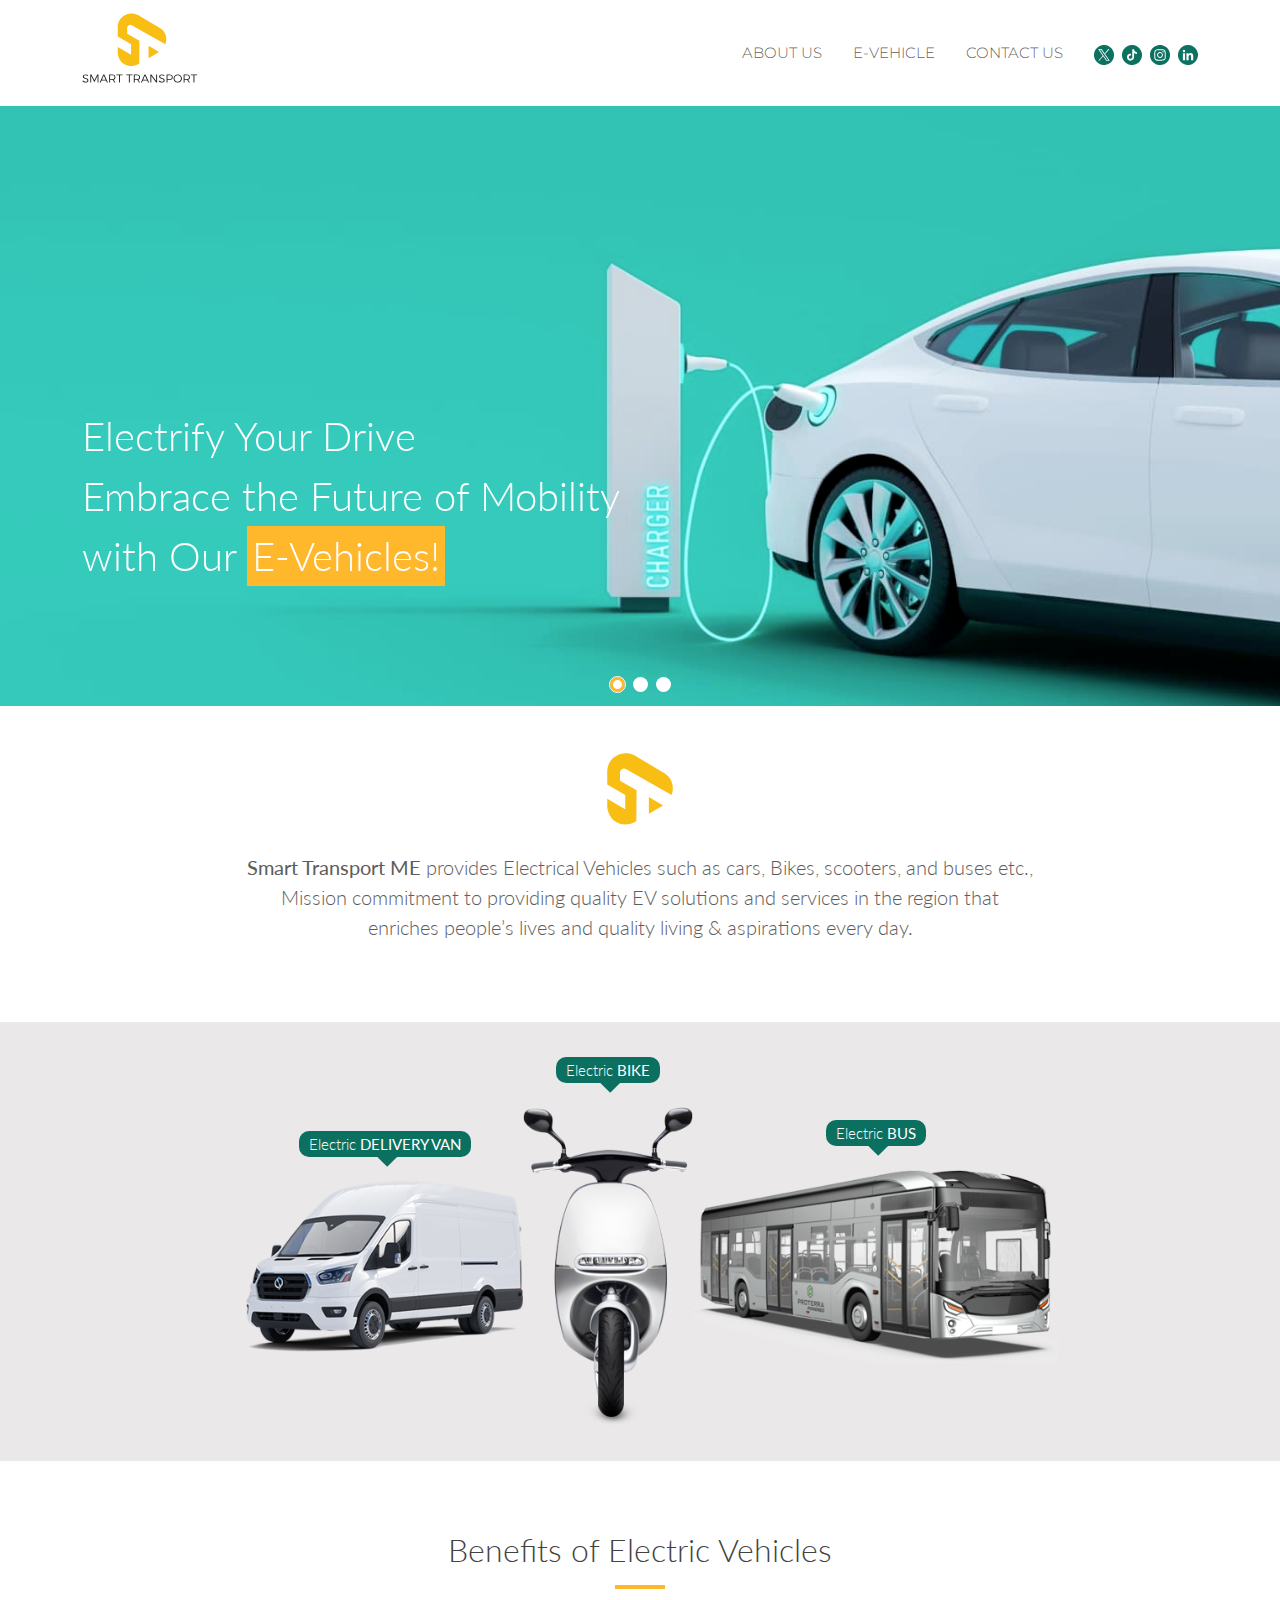
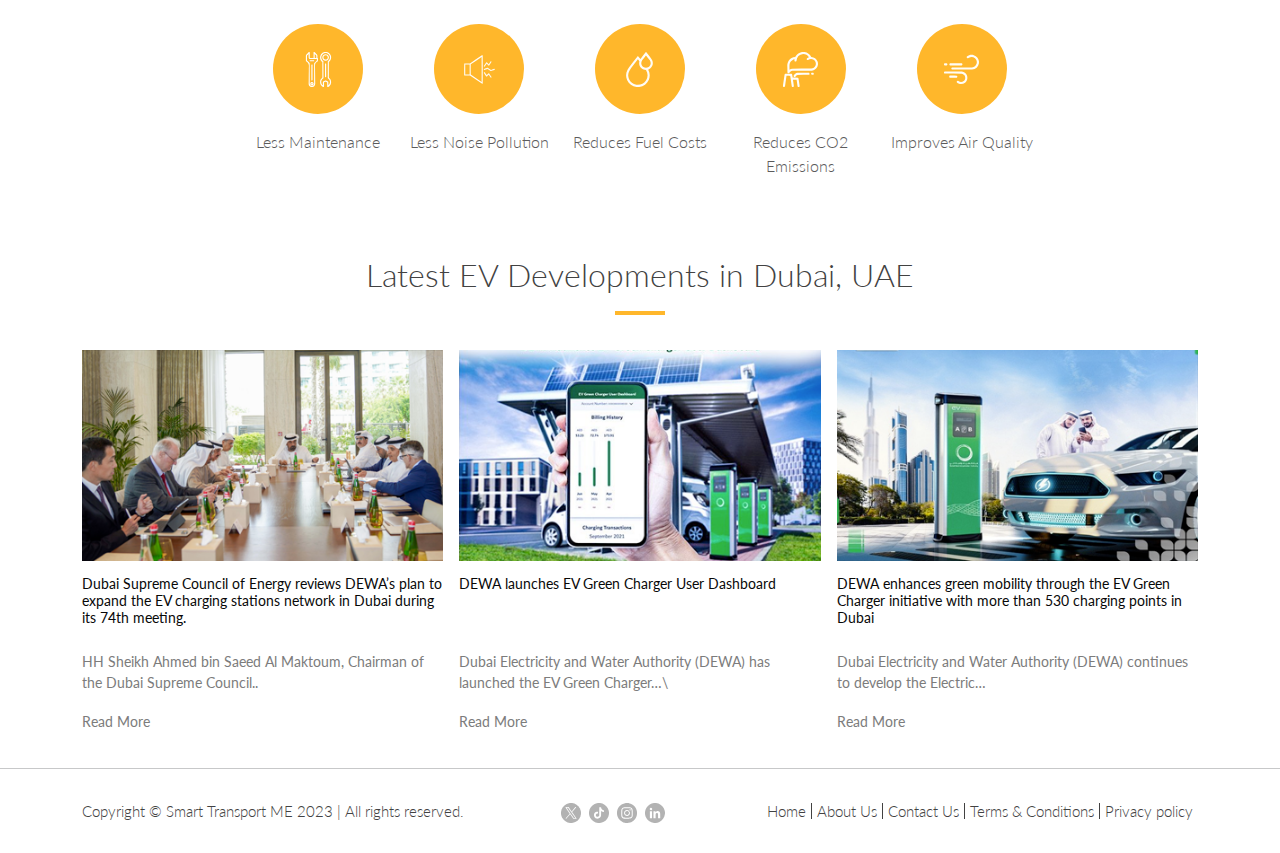
<file: index.html>
<!doctype html>
<html lang="en">

<head>
    <meta charset="UTF-8">
    <meta name="viewport" content="width=device-width, initial-scale=1.0">
    <meta http-equiv="X-UA-Compatible" content="ie=edge">
    <title>Smart Transport</title>
    <link rel='shortcut icon' href='assets/images/logo-icon.svg' type='image/x-icon'>
    <link href="https://cdn.jsdelivr.net/npm/bootstrap@5.3.2/dist/css/bootstrap.min.css" rel="stylesheet">
    <link rel="stylesheet" href="https://cdn.jsdelivr.net/npm/swiper@11/swiper-bundle.min.css" />
    <link rel="preconnect" href="https://fonts.googleapis.com">
    <link rel="preconnect" href="https://fonts.gstatic.com" crossorigin>
    <link
        href="https://fonts.googleapis.com/css2?family=Lato:wght@300;400;700&family=Montserrat:wght@300;400;500;600;700;800&display=swap"
        rel="stylesheet">
    <link rel="stylesheet" href="assets/css/style.css">
</head>

<body>
    <!-- header -->
    <header class="header">
        <div class="container">
            <nav class="navbar navbar-expand-lg">
                <a class="navbar-brand" href="index.html">
                    <img src="assets/Images/logo.svg" alt="logo" class="img-fluid brand-icon brand-icon">
                </a>

                <button class="btn navbar-toggler" type="button" data-bs-toggle="offcanvas"
                    data-bs-target="#offcanvasRight" aria-controls="offcanvasRight">
                    <span class="navbar-toggler-icon"></span>
                </button>

                <div class="collapse navbar-collapse" id="navbarTogglerDemo01">
                    <ul class="navbar-nav ms-auto mb-2 mb-lg-0 align-items-center">
                        <li class="nav-item">
                            <a class="nav-link" href="about-us.html">about us</a>
                        </li>
                        <li class="nav-item">
                            <a class="nav-link" href="#">E-vehicle</a>
                        </li>
                        <li class="nav-item">
                            <a class="nav-link" href="contact-us.html">contact us</a>
                        </li>
                        <li class="ms-lg-2">
                            <ul class="p-0 d-flex">
                                <li class="me-2"><a href="#"><img
                                            src="assets/Images/SVGs/SocialiconsPNGs/twittercopy.svg" alt="icon"></a>
                                </li>
                                <li class="me-2"><a href="#"><img src="assets/Images/SVGs/SocialiconsPNGs/tiktok.svg"
                                            alt="icon"></a>
                                </li>
                                <li class="me-2"><a href="#"><img src="assets/Images/SVGs/SocialiconsPNGs/instagram.svg"
                                            alt="icon"></a>
                                </li>
                                <li><a href="#"><img src="assets/Images/SVGs/SocialiconsPNGs/linkedin.svg"
                                            alt="icon"></a></li>
                            </ul>
                        </li>
                    </ul>
                </div>
            </nav>
        </div>


        <div class="offcanvas offcanvas-end" tabindex="-1" id="offcanvasRight" aria-labelledby="offcanvasRightLabel">
            <div class="offcanvas-header">
                <a href="index.html" class="offcanvas-title" id="offcanvasRightLabel">
                    <img width="40" src="assets/Images/logo-icon.svg" alt="i">
                </a>
                <button type="button" class="btn-close" data-bs-dismiss="offcanvas" aria-label="Close"></button>
            </div>
            <div class="offcanvas-body">
                <div>
                    <ul class="navbar-nav ms-auto mb-2 mb-lg-0 align-items-center">
                        <li class="nav-item">
                            <a class="nav-link" href="about-us.html">about us</a>
                        </li>
                        <li class="nav-item">
                            <a class="nav-link" href="#">E-vehicle</a>
                        </li>
                        <li class="nav-item">
                            <a class="nav-link" href="contact-us.html">contact us</a>
                        </li>
                        <li class="ms-lg-2">
                            <ul class="p-0 d-flex">
                                <li class="me-2"><a href="#"><img
                                            src="assets/Images/SVGs/SocialiconsPNGs/twittercopy.svg" alt="icon"></a>
                                </li>
                                <li class="me-2"><a href="#"><img src="assets/Images/SVGs/SocialiconsPNGs/tiktok.svg"
                                            alt="icon"></a>
                                </li>
                                <li class="me-2"><a href="#"><img src="assets/Images/SVGs/SocialiconsPNGs/instagram.svg"
                                            alt="icon"></a>
                                </li>
                                <li><a href="#"><img src="assets/Images/SVGs/SocialiconsPNGs/linkedin.svg"
                                            alt="icon"></a></li>
                            </ul>
                        </li>
                    </ul>
                </div>
            </div>
        </div>
    </header>
    <!-- Header ends -->

    <!-- banner -->
    <section class="banner">
        <div class="banner-wrapper">
            <div class="swiper mySwiper">
                <div class="swiper-wrapper">
                    <div class="swiper-slide">
                        <div class="contents first">
                            <!-- <img src="assets/Images/Home/home-banner.png" alt="c" class="img-fluid"> -->
                            <div class="text">
                                <div class="container">
                                    <p>Electrify Your Drive <br>
                                        Embrace the Future of Mobility <br>
                                        with Our <span>E-Vehicles!</span></p>
                                </div>
                            </div>
                        </div>
                    </div>
                    <div class="swiper-slide">
                        <div class="contents second">
                            <!-- <img src="assets/Images/Home/home-banner2.png" alt="c" class="img-fluid"> -->
                            <div class="text">
                                <div class="container">
                                    <p>Electrify Your Drive <br>
                                        Embrace the Future of Mobility <br>
                                        with Our <span>E-Vehicles!</span></p>
                                </div>
                            </div>
                        </div>
                    </div>
                    <div class="swiper-slide">
                        <div class="contents third">
                            <!-- <img src="assets/Images/Home/home-banner.png" alt="c" class="img-fluid"> -->
                            <div class="text">
                                <div class="container">
                                    <p>Electrify Your Drive <br>
                                        Embrace the Future of Mobility <br>
                                        with Our <span>E-Vehicles!</span></p>
                                </div>
                            </div>
                        </div>
                    </div>
                </div>
                <div class="swiper-pagination"></div>
            </div>
        </div>
    </section>
    <!-- banner ended -->

    <!-- text e logo -->
    <section class="st-text">
        <div class="text-center">
            <img width="70" src="assets/Images/logo-icon.svg" alt="logo">
            <p><span>Smart Transport ME</span> provides Electrical Vehicles such as cars, Bikes, scooters, and buses
                etc.,
                Mission commitment to providing quality EV solutions and services in the region that enriches
                people’s lives and quality living & aspirations every day.</p>
        </div>
    </section>

    <!-- vehicle -->
    <section class="vehicle">
        <div class="container">
            <div class="d-flex align-items-center justify-content-center">
                <div class="ms-4 img-wrap">
                    <img src="assets/Images/van.png" alt="cars" class="img-fluid">
                    <p><span class="text">Electric <span>DELIVERY VAN</span></span></p>
                </div>
                <div class="img-wrap">
                    <img src="assets/Images/bike.png" alt="cars" class="img-fluid">
                    <p><span class="text">Electric <span>BIKE</span></span></p>
                </div>
                <div class="img-wrap">
                    <img src="assets/Images/bus.png" alt="cars" class="img-fluid">
                    <p><span class="text">Electric <span>BUS</span></span></p>
                </div>
            </div>
        </div>
    </section>

    <!-- benefits of electric vehicle -->
    <section class="benefits text-center">
        <h3 class="section-heading">Benefits of Electric Vehicles</h3>
        <div class="container">
            <div class="row gx-md-2 gy-3 justify-content-center">
                <div class="col-4 col-md">
                    <div class="icon-wrap">
                        <img src="assets/Images/SVGs/homepage-SVGicons/less_maintenance.svg" alt="eca">
                    </div>
                    <p class="font-light color-ash pt-3 pb-2">Less Maintenance</p>
                </div>
                <div class="col-4 col-md">
                    <div class="icon-wrap">
                        <img src="assets/Images/SVGs/homepage-SVGicons/LessNoisePollution.svg" alt="eca">
                    </div>
                    <p class="font-light color-ash pt-3 pb-2">Less Noise Pollution</p>
                </div>
                <div class="col-4 col-md">
                    <div class="icon-wrap">
                        <img src="assets/Images/SVGs/homepage-SVGicons/ReducesFuelCosts.svg" alt="eca">
                    </div>
                    <p class="font-light color-ash pt-3 pb-2">Reduces Fuel Costs</p>
                </div>
                <div class="col-4 col-md">
                    <div class="icon-wrap">
                        <img src="assets/Images/SVGs/homepage-SVGicons/ReducesCO2Emissions.svg" alt="eca">
                    </div>
                    <p class="font-light color-ash pt-3 pb-2">Reduces CO2 Emissions</p>
                </div>
                <div class="col-4 col-md">
                    <div class="icon-wrap">
                        <img src="assets/Images/SVGs/homepage-SVGicons/ImprovesAirQuality.svg" alt="eca">
                    </div>
                    <p class="font-light color-ash pt-3 pb-2">Improves Air Quality</p>
                </div>
            </div>
        </div>
    </section>

    <!-- latest ev -->
    <section class="latest-ev">
        <div class="container">
            <div class="top-head text-center">
                <h3 class="section-heading">Latest EV Developments in Dubai, UAE</h3>
            </div>
            <div class="row gy-4 gx-md-3">
                <div class="col-md-6 col-lg-4">
                    <div class="news-card">
                        <img src="assets/Images/Home/ev1.png" alt="ev1" class="img-fluid">
                        <div class="headings">
                            <h6>Dubai Supreme Council of Energy reviews DEWA’s plan to expand the EV charging stations
                                network
                                in Dubai during its 74th meeting.
                            </h6>
                        </div>
                        <p class="brief pb-2 pb-md-3">
                            HH Sheikh Ahmed bin Saeed Al Maktoum, Chairman of the Dubai Supreme Council..
                        </p>
                        <a href="#" class="more-link">Read More</a>
                    </div>
                </div>
                <div class="col-md-6 col-lg-4">
                    <div class="news-card">
                        <img src="assets/Images/Home/ev2.png" alt="ev1" class="img-fluid">
                        <div class="headings">
                            <h6>
                                DEWA launches EV Green Charger User Dashboard
                            </h6>
                        </div>
                        <p class="brief pb-2 pb-md-3">
                            Dubai Electricity and Water Authority (DEWA) has launched the EV Green Charger…\
                        </p>
                        <a href="#" class="more-link">Read More</a>
                    </div>
                </div>
                <div class="col-md-6 col-lg-4">
                    <div class="news-card">
                        <img src="assets/Images/Home/ev3.png" alt="ev1" class="img-fluid">
                        <div class="headings">
                            <h6>
                                DEWA enhances green mobility through the EV Green Charger initiative with more than 530
                                charging points in Dubai
                            </h6>
                        </div>
                        <p class="brief pb-2 pb-md-3">
                            Dubai Electricity and Water Authority (DEWA) continues to develop the Electric…
                        </p>
                        <a href="#" class="more-link">Read More</a>
                    </div>
                </div>
            </div>
        </div>
    </section>

    <!-- footer -->
    <hr class="m-0">
    <footer class="footer">
        <div class="container">
            <div class="f-wrap">
                <p>Copyright © Smart Transport ME 2023 | All rights reserved.</p>

                <ul class="p-0 d-flex py-3 py-xl-0">
                    <li class="me-2"><a href="#"><img width="20" src="assets/Images/SVGs/SocialiconsPNGs/twitt.svg"
                                alt="icon"></a>
                    </li>
                    <li class="me-2"><a href="#"><img width="20" src="assets/Images/SVGs/SocialiconsPNGs/tikt.svg"
                                alt="icon"></a>
                    </li>
                    <li class="me-2"><a href="#"><img width="20" src="assets/Images/SVGs/SocialiconsPNGs/instagra.svg"
                                alt="icon"></a>
                    </li>
                    <li><a href="#"><img width="20" src="assets/Images/SVGs/SocialiconsPNGs/linkedi.svg" alt="icon"></a>
                    </li>
                </ul>

                <ul class="p-0 d-flex align-items-center">
                    <li><a href="index.html" class="b-link">Home</a></li>
                    <li><a href="about-us.html" class="b-link">About Us</a></li>
                    <li><a href="contact-us.html" class="b-link">Contact Us</a></li>
                    <li><a href="#" class="b-link">Terms & Conditions</a></li>
                    <li><a href="#" class="b-link border-0">Privacy policy</a></li>
                </ul>
            </div>
        </div>
    </footer>

    <!-- ------------------------------------------------------------------------------------------ -->
    <!-- scripts -->
    <script src="https://cdn.jsdelivr.net/npm/bootstrap@5.3.2/dist/js/bootstrap.bundle.min.js"></script>
    <script src="https://cdn.jsdelivr.net/npm/swiper@11/swiper-bundle.min.js"></script>
    <script src="assets/js/custom.js"></script>
    <!-- --------------------------------------------------------------------------------------------- -->
</body>

</html>
</file>
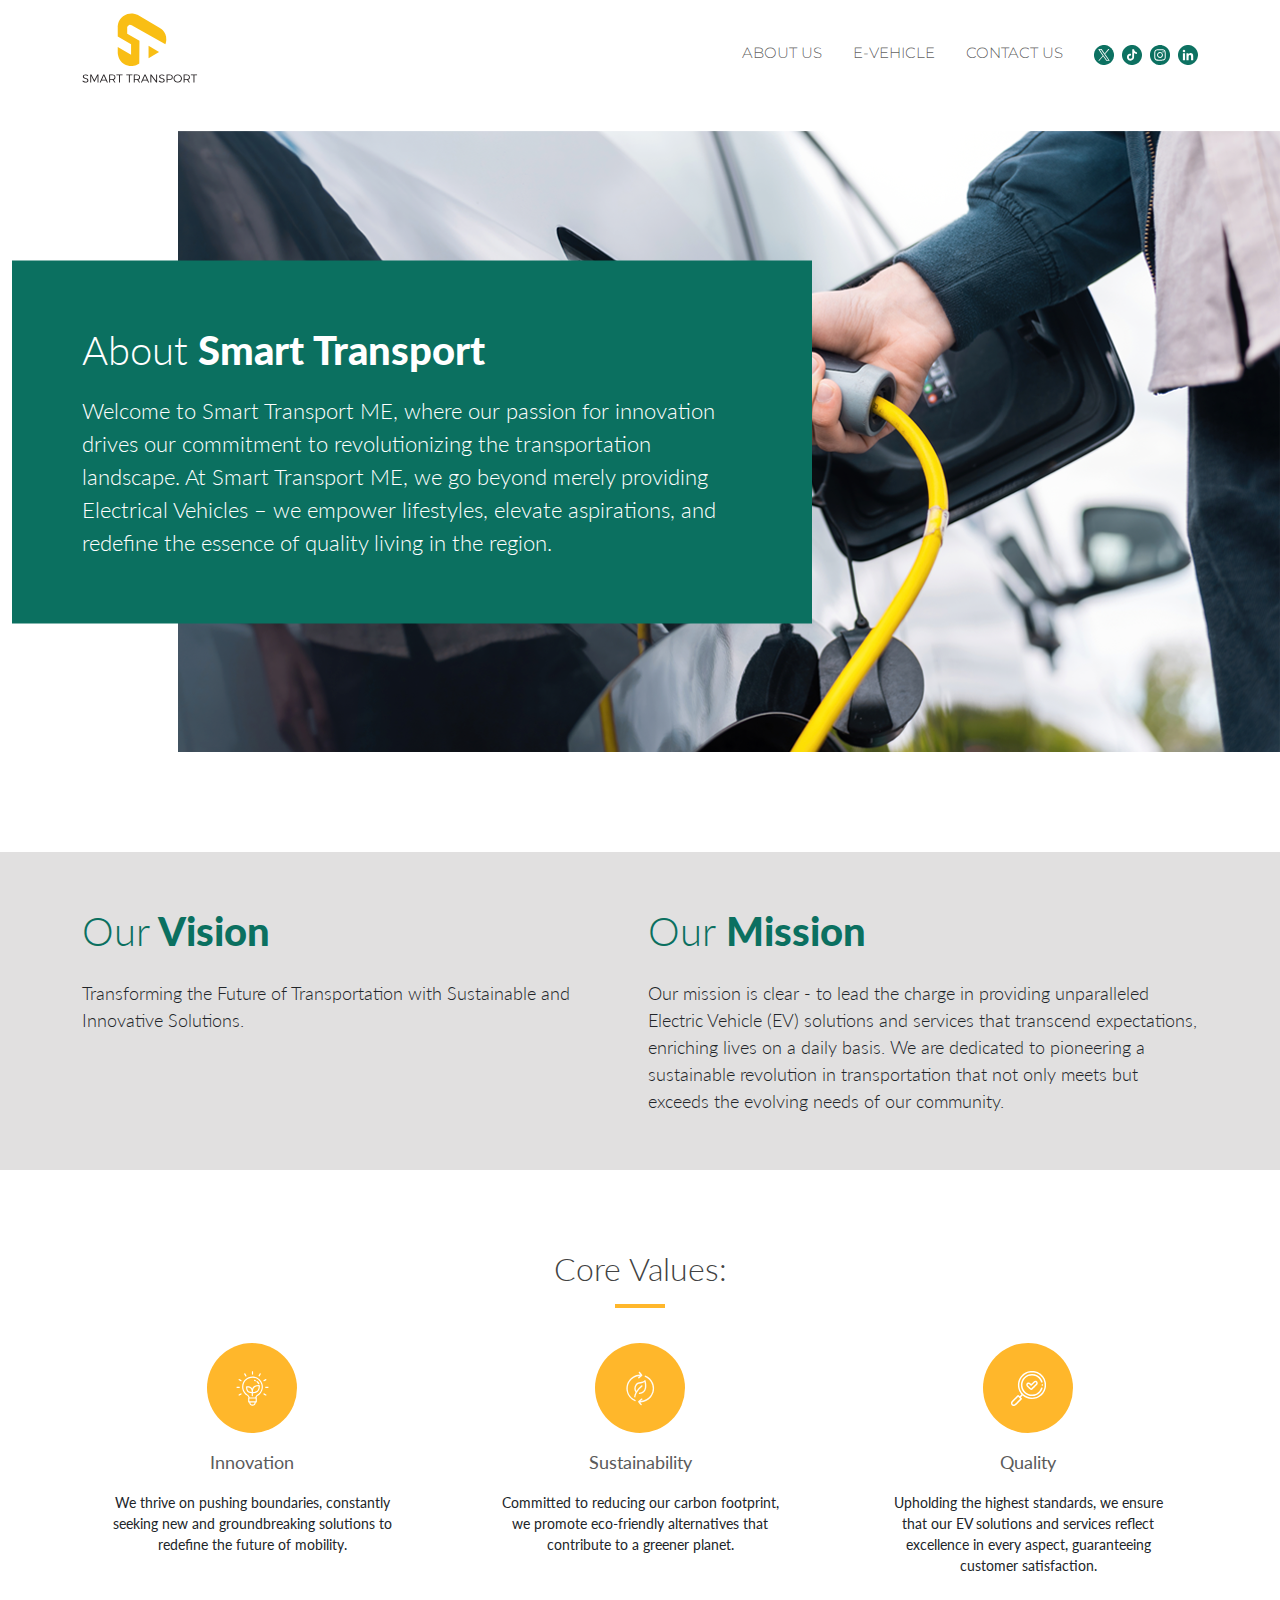
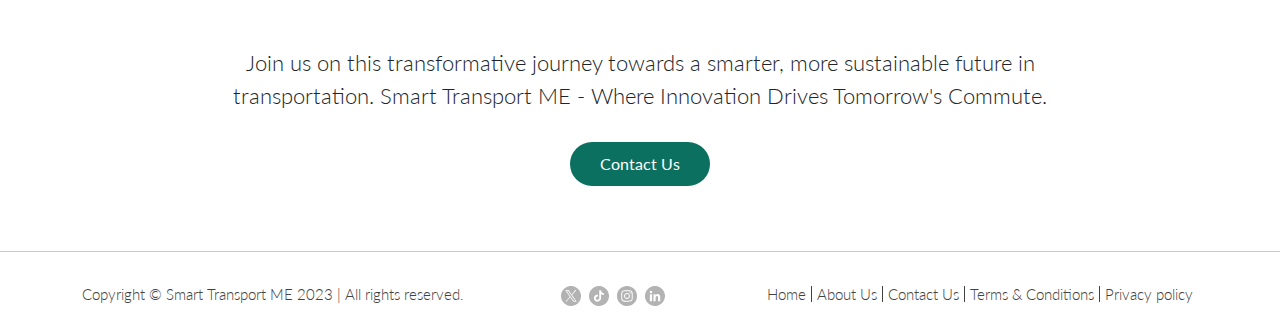
<file: about-us.html>
<!doctype html>
<html lang="en">

<head>
    <meta charset="UTF-8">
    <meta name="viewport" content="width=device-width, initial-scale=1.0">
    <meta http-equiv="X-UA-Compatible" content="ie=edge">
    <title>Smart Transport</title>
    <link rel='shortcut icon' href='assets/images/logo-icon.svg' type='image/x-icon'>
    <link href="https://cdn.jsdelivr.net/npm/bootstrap@5.3.2/dist/css/bootstrap.min.css" rel="stylesheet">
    <link rel="stylesheet" href="https://cdn.jsdelivr.net/npm/swiper@11/swiper-bundle.min.css" />
    <link rel="preconnect" href="https://fonts.googleapis.com">
    <link rel="preconnect" href="https://fonts.gstatic.com" crossorigin>
    <link
        href="https://fonts.googleapis.com/css2?family=Lato:wght@300;400;700;900&family=Montserrat:wght@300;400;500;600;700;800&display=swap"
        rel="stylesheet">
    <link rel="stylesheet" href="assets/css/style.css">
</head>

<body>
    <!-- header -->
    <header class="header">
        <div class="container">
            <nav class="navbar navbar-expand-lg">
                <a class="navbar-brand" href="index.html">
                    <img src="assets/Images/logo.svg" alt="logo" class="img-fluid brand-icon brand-icon">
                </a>

                <button class="btn navbar-toggler" type="button" data-bs-toggle="offcanvas"
                    data-bs-target="#offcanvasRight" aria-controls="offcanvasRight">
                    <span class="navbar-toggler-icon"></span>
                </button>

                <div class="collapse navbar-collapse" id="navbarTogglerDemo01">
                    <ul class="navbar-nav ms-auto mb-2 mb-lg-0 align-items-center">
                        <li class="nav-item">
                            <a class="nav-link" href="about-us.html">about us</a>
                        </li>
                        <li class="nav-item">
                            <a class="nav-link" href="#">E-vehicle</a>
                        </li>
                        <li class="nav-item">
                            <a class="nav-link" href="contact-us.html">contact us</a>
                        </li>
                        <li class="ms-lg-2">
                            <ul class="p-0 d-flex">
                                <li class="me-2"><a href="#"><img
                                            src="assets/Images/SVGs/SocialiconsPNGs/twittercopy.svg" alt="icon"></a>
                                </li>
                                <li class="me-2"><a href="#"><img src="assets/Images/SVGs/SocialiconsPNGs/tiktok.svg"
                                            alt="icon"></a>
                                </li>
                                <li class="me-2"><a href="#"><img src="assets/Images/SVGs/SocialiconsPNGs/instagram.svg"
                                            alt="icon"></a>
                                </li>
                                <li><a href="#"><img src="assets/Images/SVGs/SocialiconsPNGs/linkedin.svg"
                                            alt="icon"></a></li>
                            </ul>
                        </li>
                    </ul>
                </div>
            </nav>
        </div>


        <div class="offcanvas offcanvas-end" tabindex="-1" id="offcanvasRight" aria-labelledby="offcanvasRightLabel">
            <div class="offcanvas-header">
                <a href="index.html" class="offcanvas-title" id="offcanvasRightLabel">
                    <img width="40" src="assets/Images/logo-icon.svg" alt="i">
                </a>
                <button type="button" class="btn-close" data-bs-dismiss="offcanvas" aria-label="Close"></button>
            </div>
            <div class="offcanvas-body">
                <div>
                    <ul class="navbar-nav ms-auto mb-2 mb-lg-0 align-items-center">
                        <li class="nav-item">
                            <a class="nav-link" href="about-us.html">about us</a>
                        </li>
                        <li class="nav-item">
                            <a class="nav-link" href="#">E-vehicle</a>
                        </li>
                        <li class="nav-item">
                            <a class="nav-link" href="contact-us.html">contact us</a>
                        </li>
                        <li class="ms-lg-2">
                            <ul class="p-0 d-flex">
                                <li class="me-2"><a href="#"><img
                                            src="assets/Images/SVGs/SocialiconsPNGs/twittercopy.svg" alt="icon"></a>
                                </li>
                                <li class="me-2"><a href="#"><img src="assets/Images/SVGs/SocialiconsPNGs/tiktok.svg"
                                            alt="icon"></a>
                                </li>
                                <li class="me-2"><a href="#"><img src="assets/Images/SVGs/SocialiconsPNGs/instagram.svg"
                                            alt="icon"></a>
                                </li>
                                <li><a href="#"><img src="assets/Images/SVGs/SocialiconsPNGs/linkedin.svg"
                                            alt="icon"></a></li>
                            </ul>
                        </li>
                    </ul>
                </div>
            </div>
        </div>
    </header>
    <!-- Header ends -->

    <!-- banner -->
    <section class="epc-banner abt">
        <div class="text-end">
            <img src="assets/Images/about-banner-img.png" alt="img" class="img-fluid d-none d-md-inline-block">
        </div>
        <div class="text">
            <div class="container">
                <div class="wrap">
                    <h3><span>About</span> Smart Transport</h3>
                    <p>Welcome to Smart Transport ME, where our passion for innovation drives our commitment to
                        revolutionizing the transportation landscape. At Smart Transport ME, we go beyond merely
                        providing Electrical Vehicles – we empower lifestyles, elevate aspirations, and redefine the
                        essence of quality living in the region.</p>
                </div>
            </div>
        </div>
    </section>
    <!-- banner-ends -->

    <!-- mission vision -->
    <section class="mission">
        <div class="container">
            <div class="row g-3">
                <div class="col-md-6">
                    <h2 class="heading"><span>Our</span> Vision</h2>
                    <p>Transforming the Future of Transportation with Sustainable and Innovative Solutions. </p>
                </div>
                <div class="col-md-6">
                    <h2 class="heading"><span>Our</span> Mission</h2>
                    <p>
                        Our mission is clear - to lead the charge in providing unparalleled Electric Vehicle (EV)
                        solutions and services that transcend expectations, enriching lives on a daily basis. We are
                        dedicated to pioneering a sustainable revolution in transportation that not only meets but
                        exceeds the evolving needs of our community.
                    </p>
                </div>
            </div>
        </div>
    </section>
    <!--  -->

    <!-- core value -->
    <section class="core-value text-center">
        <div class="container">
            <h3 class="section-heading">Core Values:</h3>
            <div class="row gy-3 gx-lg-5">
                <div class="col-md-6 col-lg-4 px-xl-5">
                    <div class="icon-wrap">
                        <img src="assets/Images/SVGs/AboutusSVGicons/Innovation.svg" alt="eca">
                    </div>
                    <p class="color-ash pt-3 pb-3 title">Innovation</p>
                    <p class="para">We thrive on pushing boundaries, constantly seeking new and groundbreaking solutions
                        to redefine
                        the
                        future of mobility.</p>
                </div>
                <div class="col-md-6 col-lg-4 px-xl-5">
                    <div class="icon-wrap">
                        <img src="assets/Images/SVGs/AboutusSVGicons/Sustainability.svg" alt="eca">
                    </div>
                    <p class="color-ash pt-3 pb-3 title">Sustainability</p>
                    <p class="para">
                        Committed to reducing our carbon footprint, we promote eco-friendly alternatives that contribute
                        to
                        a greener planet.
                    </p>
                </div>
                <div class="col-md-6 col-lg-4 px-xl-5">
                    <div class="icon-wrap">
                        <img src="assets/Images/SVGs/AboutusSVGicons/Quality.svg" alt="eca">
                    </div>
                    <p class="color-ash pt-3 pb-3 title">Quality</p>
                    <p class="para">
                        Upholding the highest standards, we ensure that our EV solutions and services reflect excellence
                        in
                        every aspect, guaranteeing customer satisfaction.
                    </p>
                </div>
            </div>

            <!--  -->
            <div class="contacto">
                <p>Join us on this transformative journey towards a smarter, more sustainable future in <br
                        class="d-none d-xl-block">
                    transportation. Smart Transport ME - Where Innovation Drives
                    Tomorrow's Commute.
                </p>
                <a href="contact-us.html" class="contact-btn">Contact Us</a>
            </div>
        </div>
    </section>


    <!-- footer -->
    <hr class="m-0">
    <footer class="footer">
        <div class="container">
            <div class="f-wrap">
                <p>Copyright © Smart Transport ME 2023 | All rights reserved.</p>

                <ul class="p-0 d-flex py-3 py-xl-0">
                    <li class="me-2"><a href="#"><img width="20" src="assets/Images/SVGs/SocialiconsPNGs/twitt.svg"
                                alt="icon"></a>
                    </li>
                    <li class="me-2"><a href="#"><img width="20" src="assets/Images/SVGs/SocialiconsPNGs/tikt.svg"
                                alt="icon"></a>
                    </li>
                    <li class="me-2"><a href="#"><img width="20" src="assets/Images/SVGs/SocialiconsPNGs/instagra.svg"
                                alt="icon"></a>
                    </li>
                    <li><a href="#"><img width="20" src="assets/Images/SVGs/SocialiconsPNGs/linkedi.svg" alt="icon"></a>
                    </li>
                </ul>

                <ul class="p-0 d-flex align-items-center">
                    <li><a href="index.html" class="b-link">Home</a></li>
                    <li><a href="about-us.html" class="b-link">About Us</a></li>
                    <li><a href="contact-us.html" class="b-link">Contact Us</a></li>
                    <li><a href="#" class="b-link">Terms & Conditions</a></li>
                    <li><a href="#" class="b-link border-0">Privacy policy</a></li>
                </ul>
            </div>
        </div>
    </footer>
    <!-- ------------------------------------------------------------------------------------------ -->
    <!-- scripts -->
    <script src="https://cdn.jsdelivr.net/npm/bootstrap@5.3.2/dist/js/bootstrap.bundle.min.js"></script>
    <script src="https://cdn.jsdelivr.net/npm/swiper@11/swiper-bundle.min.js"></script>
    <!-- --------------------------------------------------------------------------------------------- -->
</body>

</html>
</file>
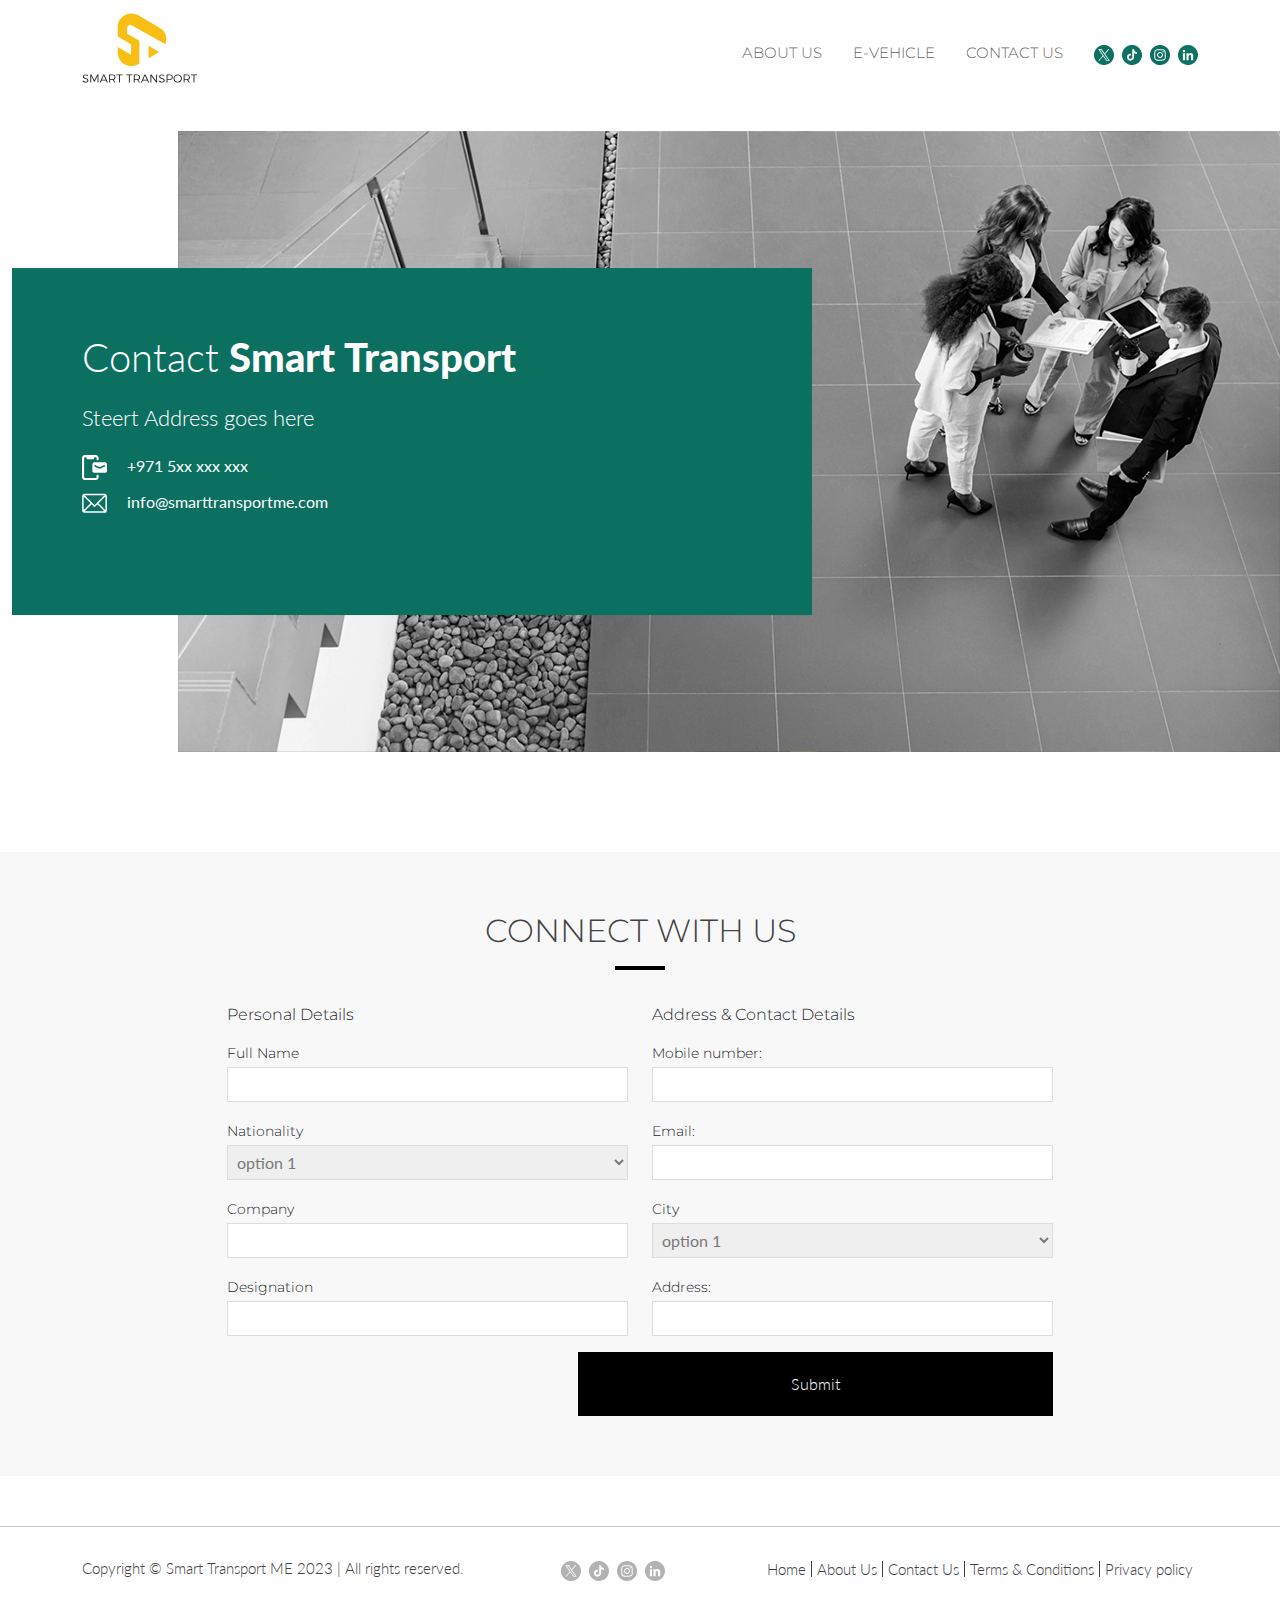
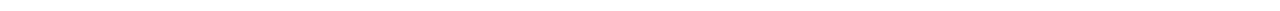
<file: contact-us.html>
<!doctype html>
<html lang="en">

<head>
    <meta charset="UTF-8">
    <meta name="viewport" content="width=device-width, initial-scale=1.0">
    <meta http-equiv="X-UA-Compatible" content="ie=edge">
    <title>Smart Transport</title>
    <link rel='shortcut icon' href='assets/images/logo-icon.svg' type='image/x-icon'>
    <link href="https://cdn.jsdelivr.net/npm/bootstrap@5.3.2/dist/css/bootstrap.min.css" rel="stylesheet">
    <link rel="stylesheet" href="https://cdn.jsdelivr.net/npm/swiper@11/swiper-bundle.min.css" />
    <link rel="preconnect" href="https://fonts.googleapis.com">
    <link rel="preconnect" href="https://fonts.gstatic.com" crossorigin>
    <link
        href="https://fonts.googleapis.com/css2?family=Lato:wght@300;400;700&family=Montserrat:wght@300;400;500;600;700;800&display=swap"
        rel="stylesheet">
    <link rel="stylesheet" href="assets/css/style.css">
</head>

<body>
    <!-- header -->
    <header class="header">
        <div class="container">
            <nav class="navbar navbar-expand-lg">
                <a class="navbar-brand" href="index.html">
                    <img src="assets/Images/logo.svg" alt="logo" class="img-fluid brand-icon brand-icon">
                </a>

                <button class="btn navbar-toggler" type="button" data-bs-toggle="offcanvas"
                    data-bs-target="#offcanvasRight" aria-controls="offcanvasRight">
                    <span class="navbar-toggler-icon"></span>
                </button>

                <div class="collapse navbar-collapse" id="navbarTogglerDemo01">
                    <ul class="navbar-nav ms-auto mb-2 mb-lg-0 align-items-center">
                        <li class="nav-item">
                            <a class="nav-link" href="about-us.html">about us</a>
                        </li>
                        <li class="nav-item">
                            <a class="nav-link" href="#">E-vehicle</a>
                        </li>
                        <li class="nav-item">
                            <a class="nav-link" href="contact-us.html">contact us</a>
                        </li>
                        <li class="ms-lg-2">
                            <ul class="p-0 d-flex">
                                <li class="me-2"><a href="#"><img
                                            src="assets/Images/SVGs/SocialiconsPNGs/twittercopy.svg" alt="icon"></a>
                                </li>
                                <li class="me-2"><a href="#"><img src="assets/Images/SVGs/SocialiconsPNGs/tiktok.svg"
                                            alt="icon"></a>
                                </li>
                                <li class="me-2"><a href="#"><img src="assets/Images/SVGs/SocialiconsPNGs/instagram.svg"
                                            alt="icon"></a>
                                </li>
                                <li><a href="#"><img src="assets/Images/SVGs/SocialiconsPNGs/linkedin.svg"
                                            alt="icon"></a></li>
                            </ul>
                        </li>
                    </ul>
                </div>
            </nav>
        </div>


        <div class="offcanvas offcanvas-end" tabindex="-1" id="offcanvasRight" aria-labelledby="offcanvasRightLabel">
            <div class="offcanvas-header">
                <a href="index.html" class="offcanvas-title" id="offcanvasRightLabel">
                    <img width="40" src="assets/Images/logo-icon.svg" alt="i">
                </a>
                <button type="button" class="btn-close" data-bs-dismiss="offcanvas" aria-label="Close"></button>
            </div>
            <div class="offcanvas-body">
                <div>
                    <ul class="navbar-nav ms-auto mb-2 mb-lg-0 align-items-center">
                        <li class="nav-item">
                            <a class="nav-link" href="about-us.html">about us</a>
                        </li>
                        <li class="nav-item">
                            <a class="nav-link" href="#">E-vehicle</a>
                        </li>
                        <li class="nav-item">
                            <a class="nav-link" href="contact-us.html">contact us</a>
                        </li>
                        <li class="ms-lg-2">
                            <ul class="p-0 d-flex">
                                <li class="me-2"><a href="#"><img
                                            src="assets/Images/SVGs/SocialiconsPNGs/twittercopy.svg" alt="icon"></a>
                                </li>
                                <li class="me-2"><a href="#"><img src="assets/Images/SVGs/SocialiconsPNGs/tiktok.svg"
                                            alt="icon"></a>
                                </li>
                                <li class="me-2"><a href="#"><img src="assets/Images/SVGs/SocialiconsPNGs/instagram.svg"
                                            alt="icon"></a>
                                </li>
                                <li><a href="#"><img src="assets/Images/SVGs/SocialiconsPNGs/linkedin.svg"
                                            alt="icon"></a></li>
                            </ul>
                        </li>
                    </ul>
                </div>
            </div>
        </div>
    </header>
    <!-- Header ends -->

    <!-- banner -->
    <section class="epc-banner cnct">
        <div class="text-end">
            <img src="assets/Images/contact-bann-img.png" alt="img" class="img-fluid d-md-inline-block d-none">
        </div>
        <div class="text">
            <div class="container">
                <div class="wrap">
                    <h3><span>Contact</span> Smart Transport</h3>
                    <p class="sub-t">Steert Address goes here</p>
                    <a class="contact-over" href="tel:+971 5xx xxx xxx">
                        <img class="me-3" width="25" src="assets/Images/SVGs/ContactpageSVGs/email.svg" alt="icon">
                        +971 5xx xxx xxx
                    </a>
                    <br>
                    <a class="contact-over" href="mailto:info@smarttransportme.com">
                        <img class="me-3" width="25" src="assets/Images/SVGs/ContactpageSVGs/mail-icon.svg" alt="icon">
                        info@smarttransportme.com
                    </a>
                    <br><br>
                </div>
            </div>
        </div>
    </section>
    <!-- banner-ends -->

    <!-- contact-form -->
    <section class="contact-form">
        <div class="container">
            <div class="top text-center">
                <h2 class="section-heading">
                    Connect with us
                </h2>
            </div>
            <form>
                <div class="row gy-3">
                    <div class="col-md-6">
                        <h5>Personal Details</h5>
                        <div class="mb-3">
                            <label for="name">Full Name</label>
                            <input type="text" id="name">
                        </div>
                        <div class="mb-3">
                            <label for="nationality">Nationality</label>
                            <select name="nationality" id="nationality">
                                <option value="">option 1</option>
                                <option value="">option 2</option>
                                <option value="">option 3</option>
                                <option value="">option 4</option>
                            </select>
                        </div>
                        <div class="mb-3">
                            <label for="company">Company</label>
                            <input type="text" id="company">
                        </div>
                        <div class="mb-3">
                            <label for="Designation">Designation</label>
                            <input type="text" id="Designation">
                        </div>
                    </div>
                    <div class="col-md-6">
                        <h5>Address & Contact Details ​​​​​​​</h5>
                        <div class="mb-3">
                            <label for="Mobile-number">Mobile number:</label>
                            <input type="text" id="Mobile-number">
                        </div>
                        <div class="mb-3">
                            <label for="Email">Email:</label>
                            <input type="text" id="Email">
                        </div>
                        <div class="mb-3">
                            <label for="city">City</label>
                            <select name="city" id="city">
                                <option value="">option 1</option>
                                <option value="">option 2</option>
                                <option value="">option 3</option>
                                <option value="">option 4</option>
                            </select>
                        </div>
                        <div class="mb-3">
                            <label for="Address">Address:</label>
                            <input type="text" id="Address">
                        </div>
                    </div>
                </div>

                <div class="row g-3">
                    <div class="col-lg-5">
                        <div class="g-recaptcha w-100" data-sitekey="YOUR_SITE_KEY"></div>
                    </div>
                    <div class="col-lg-7">
                        <button class="submit-btn">Submit</button>
                    </div>
                </div>
            </form>

        </div>
    </section>


    <!-- footer -->
    <hr class="m-0">
    <footer class="footer">
        <div class="container">
            <div class="f-wrap">
                <p>Copyright © Smart Transport ME 2023 | All rights reserved.</p>

                <ul class="p-0 d-flex py-3 py-xl-0">
                    <li class="me-2"><a href="#"><img width="20" src="assets/Images/SVGs/SocialiconsPNGs/twitt.svg"
                                alt="icon"></a>
                    </li>
                    <li class="me-2"><a href="#"><img width="20" src="assets/Images/SVGs/SocialiconsPNGs/tikt.svg"
                                alt="icon"></a>
                    </li>
                    <li class="me-2"><a href="#"><img width="20" src="assets/Images/SVGs/SocialiconsPNGs/instagra.svg"
                                alt="icon"></a>
                    </li>
                    <li><a href="#"><img width="20" src="assets/Images/SVGs/SocialiconsPNGs/linkedi.svg" alt="icon"></a>
                    </li>
                </ul>

                <ul class="p-0 d-flex align-items-center">
                    <li><a href="index.html" class="b-link">Home</a></li>
                    <li><a href="about-us.html" class="b-link">About Us</a></li>
                    <li><a href="contact-us.html" class="b-link">Contact Us</a></li>
                    <li><a href="#" class="b-link">Terms & Conditions</a></li>
                    <li><a href="#" class="b-link border-0">Privacy policy</a></li>
                </ul>
            </div>
        </div>
    </footer>
    <!-- ------------------------------------------------------------------------------------------ -->
    <!-- scripts -->
    <script src="https://cdn.jsdelivr.net/npm/bootstrap@5.3.2/dist/js/bootstrap.bundle.min.js"></script>
    <script src="https://cdn.jsdelivr.net/npm/swiper@11/swiper-bundle.min.js"></script>
    <script src="https://www.google.com/recaptcha/api.js" async defer></script>
    <!-- --------------------------------------------------------------------------------------------- -->
</body>

</html>
</file>
<file: assets/css/style.css>
/*=== abstracts css start === */
/*===// end of abstracts css === */
/*=== base css start === */
* {
  margin: 0;
  padding: 0;
  outline: none;
  box-sizing: border-box;
}

::after, ::before {
  box-sizing: border-box;
}

h1, h2, h3, h4, h5, h6, ol, ul, p, address, strong, i {
  margin-top: 0px;
  margin-bottom: 0px;
}

ul, li {
  list-style: none;
}

a, a:hover {
  text-decoration: none;
}

body {
  font-family: "Lato", sans-serif;
}

@media (min-width: 1200px) {
  .container {
    max-width: 1140px;
  }
}

.color-ash {
  color: #5b5b5b;
}

.font-light {
  font-weight: 300;
}

.font-regular {
  font-weight: 400;
}

.font-bold {
  font-weight: 700;
}

.section-heading {
  color: #424242;
  font-size: 32px;
  font-weight: 300;
  text-align: center;
  margin-bottom: 35px;
  padding-bottom: 20px;
  position: relative;
}
.section-heading::after {
  content: "";
  position: absolute;
  left: 50%;
  transform: translateX(-50%);
  bottom: 0;
  width: 50px;
  height: 4px;
  background: #ffb72b;
}

/*===// end of base css === */
/*=== layouts css start === */
.header {
  overflow: hidden;
}
.header .navbar-brand {
  display: inline-block;
  width: 122px;
  height: 90px;
  overflow: hidden;
}
.header .navbar-brand .brand-icon {
  max-width: 190px;
  margin: -40px -35px -35px;
}
.header .navbar-nav .nav-item .nav-link {
  font-family: "Montserrat", sans-serif;
  font-size: 15px;
  text-transform: uppercase;
  font-weight: 300;
  line-height: 16px;
  margin-right: 15px;
}
.header .navbar-nav .nav-item .nav-link:hover {
  color: #ffb72b;
}
.header .navbar-nav .nav-item .nav-link.active {
  color: #ffb72b;
}
@media (max-width: 767px) {
  .header .navbar-nav .nav-item .nav-link {
    margin-right: 0;
  }
}
.header .navbar-nav img {
  width: 20px;
  transition: 0.2s;
}
.header .navbar-nav img:hover {
  transform: scale(1.1);
}

.footer {
  padding: 30px 0;
}
.footer .f-wrap {
  display: flex;
  justify-content: space-between;
  align-items: center;
}
@media (max-width: 991px) {
  .footer .f-wrap {
    flex-direction: column;
  }
}
.footer .f-wrap p {
  font-size: 15px;
  font-weight: 300;
  color: #424242;
}
@media (max-width: 767px) {
  .footer .f-wrap p {
    font-size: 14px;
    text-align: center;
  }
}
@media (max-width: 419px) {
  .footer .f-wrap p {
    font-size: 13px;
  }
}
.footer .f-wrap .b-link {
  color: #424242;
  font-size: 15px;
  font-weight: 300;
  display: inline-block;
  padding: 0px 5px;
  border-right: 1px solid #424242;
  line-height: 16px;
}
.footer .f-wrap .b-link:hover {
  color: #0b7060;
}
@media (max-width: 767px) {
  .footer .f-wrap .b-link {
    font-size: 13px;
  }
}
@media (max-width: 419px) {
  .footer .f-wrap .b-link {
    font-size: 11px;
  }
}
@media (max-width: 320px) {
  .footer .f-wrap .b-link {
    font-size: 9px;
  }
}
@media (max-width: 767px) {
  .footer {
    padding: 20px 0;
  }
}

/*===// end of layouts css === */
/*=== components css start === */
/*===// end of components css === */
.banner .banner-wrapper {
  max-width: 1560px;
  margin: auto;
}
.banner .banner-wrapper .swiper .contents {
  position: relative;
  min-height: 600px;
}
.banner .banner-wrapper .swiper .contents.first {
  background: url(../Images/Home/home-banner.png) no-repeat right bottom/cover;
}
.banner .banner-wrapper .swiper .contents.second {
  background: url(../Images/Home/home-banner2.png) no-repeat right bottom/cover;
}
.banner .banner-wrapper .swiper .contents.third {
  background: url(../Images/Home/home-banner.png) no-repeat right bottom/cover;
}
.banner .banner-wrapper .swiper .contents .text {
  position: absolute;
  width: 100%;
  left: 0;
  top: 50%;
}
.banner .banner-wrapper .swiper .contents .text p {
  font-size: 40px;
  font-weight: 300;
  color: #fff;
}
.banner .banner-wrapper .swiper .contents .text p span {
  background: #ffb72b;
  display: inline-block;
  padding: 0 5px;
}
@media (max-width: 991px) {
  .banner .banner-wrapper .swiper .contents {
    min-height: 400px;
  }
  .banner .banner-wrapper .swiper .contents.first {
    background: url(../Images/Home/home-banner.png) no-repeat center center/cover;
  }
  .banner .banner-wrapper .swiper .contents.second {
    background: url(../Images/Home/home-banner2.png) no-repeat center center/cover;
  }
  .banner .banner-wrapper .swiper .contents.third {
    background: url(../Images/Home/home-banner.png) no-repeat center center/cover;
  }
  .banner .banner-wrapper .swiper .contents .text {
    top: 35%;
  }
  .banner .banner-wrapper .swiper .contents .text p {
    font-size: 30px;
  }
}
.banner .banner-wrapper .swiper .swiper-pagination .swiper-pagination-bullet {
  background: #fff;
  height: 15px;
  width: 15px;
  opacity: 1;
}
.banner .banner-wrapper .swiper .swiper-pagination .swiper-pagination-bullet.swiper-pagination-bullet-active {
  border: 3px solid #ffb72b;
  outline: 1px solid #fff;
}

.st-text {
  max-width: 810px;
  padding: 45px 10px 80px;
  margin: auto;
}
.st-text p {
  padding-top: 25px;
  font-weight: 300;
  color: #5d5d5d;
  font-size: 20px;
}
.st-text p span {
  font-weight: 400;
}
@media (max-width: 767px) {
  .st-text {
    padding: 30px 10px 40px;
  }
  .st-text p {
    font-size: 19px;
  }
}

.vehicle {
  padding: 35px 0;
  background: #eae8e9;
}
.vehicle .container {
  max-width: 860px;
}
.vehicle .img-wrap {
  position: relative;
  padding-top: 50px;
}
.vehicle .img-wrap p {
  position: absolute;
  top: 0px;
  left: 50%;
  transform: translateX(-50%);
  text-wrap: nowrap;
  background: #0b7060;
  color: #fff;
  font-family: "Lato", sans-serif;
  padding: 2px 10px;
  font-size: 15px;
  border-radius: 10px;
  z-index: 99;
  transition: all 0.2s;
}
.vehicle .img-wrap p .text {
  font-weight: 300;
  position: relative;
  z-index: 999;
}
.vehicle .img-wrap p .text span {
  font-weight: 400;
}
@media (max-width: 767px) {
  .vehicle .img-wrap p .text {
    font-size: 8px;
  }
}
.vehicle .img-wrap p::after {
  position: absolute;
  content: "";
  left: 50%;
  top: 90%;
  height: 15px;
  width: 15px;
  background: #0b7060;
  transform: rotate(45deg) translateX(-50%);
  z-index: 1;
}
@media (max-width: 767px) {
  .vehicle .img-wrap p::after {
    height: 12px;
    width: 12px;
  }
}
@media (max-width: 767px) {
  .vehicle .img-wrap p {
    font-size: 8px;
  }
}
.vehicle .img-wrap:hover p {
  transform: translateX(-50%) scale(1.2);
}

.benefits {
  max-width: 820px;
  padding: 70px 0 0;
  margin: auto;
}
.benefits .icon-wrap {
  width: 90px;
  height: 90px;
  border-radius: 50%;
  display: flex;
  align-items: center;
  justify-content: center;
  margin: auto;
  background: #ffb72b;
}
.benefits .icon-wrap img {
  max-width: 35px;
}
@media (max-width: 767px) {
  .benefits .icon-wrap {
    width: 80px;
    height: 80px;
  }
}

.latest-ev {
  padding: 70px 0 35px;
}
.latest-ev .news-card .headings {
  padding-top: 15px;
  min-height: 90px;
}
.latest-ev .news-card .headings h6 {
  font-weight: 400;
  color: #080808;
  font-size: 14px;
  padding-bottom: 10px;
}
.latest-ev .news-card .brief,
.latest-ev .news-card .more-link {
  font-size: 14px;
  color: #7c7c7c;
  transition: all 0.2s;
}
.latest-ev .news-card .more-link:hover {
  color: #f5ab16;
  text-decoration: underline;
}
@media (max-width: 767px) {
  .latest-ev {
    padding: 40px 0;
  }
  .latest-ev .news-card .headings {
    min-height: auto;
  }
}

.epc-banner {
  margin: 25px 0 100px;
  position: relative;
  min-height: 250px;
}
.epc-banner .text {
  position: absolute;
  top: 50%;
  left: 0;
  transform: translateY(-50%);
  width: 100%;
}
.epc-banner .text .wrap {
  background: #0b7060;
  padding: 65px 70px;
  max-width: 800px;
  margin-left: -70px;
}
.epc-banner .text .wrap h3 {
  font-weight: 900;
  color: #fff;
  font-size: 40px;
  padding-bottom: 20px;
}
.epc-banner .text .wrap h3 span {
  font-weight: 300;
}
.epc-banner .text .wrap p {
  font-weight: 300;
  font-size: 22px;
  color: #fff;
}
.epc-banner .text .wrap .sub-t {
  font-size: 20Spx;
  padding-bottom: 20px;
}
.epc-banner .text .wrap .contact-over {
  display: inline-block;
  color: #ffffff;
  padding-bottom: 10px;
}
@media (max-width: 767px) {
  .epc-banner {
    margin: 20px 0 60px;
    height: 380px;
  }
  .epc-banner.cnct {
    background: url(../Images/contact-bann-img.png) top right/cover;
  }
  .epc-banner.abt {
    background: url(../Images/about-banner-img.png) top right/cover;
  }
  .epc-banner .text .wrap {
    margin: 0;
    padding: 20px;
  }
  .epc-banner .text .wrap h3 {
    font-size: 30px;
  }
  .epc-banner .text .wrap p {
    font-size: 16px;
  }
}

.mission {
  background: #e1e0e0;
  padding: 55px 0;
}
.mission .heading {
  color: #0b7060;
  font-size: 40px;
  font-weight: 900;
  padding-bottom: 25px;
}
.mission .heading span {
  font-weight: 300;
}
.mission p {
  font-weight: 300;
  font-size: 18px;
}
@media (max-width: 767px) {
  .mission {
    padding: 40px 0;
  }
  .mission .heading {
    font-size: 35px;
  }
  .mission p {
    font-size: 18px;
  }
}

.core-value {
  padding: 80px 0 65px;
}
.core-value .title {
  font-size: 18px;
}
.core-value p {
  font-size: 14px;
}
.core-value .contacto {
  padding-top: 70px;
}
.core-value .contacto p {
  font-size: 22px;
  font-weight: 300;
  padding-bottom: 30px;
}
.core-value .contacto .contact-btn {
  background: #0b7060;
  display: inline-block;
  color: #fff;
  padding: 10px 30px;
  border-radius: 25px;
}
.core-value .contacto .contact-btn:hover {
  background: #17a38c;
}
.core-value .icon-wrap {
  width: 90px;
  height: 90px;
  border-radius: 50%;
  display: flex;
  align-items: center;
  justify-content: center;
  margin: auto;
  background: #ffb72b;
}
.core-value .icon-wrap img {
  max-width: 35px;
}
@media (max-width: 767px) {
  .core-value {
    padding: 45px 0 30px;
  }
  .core-value .contacto {
    padding-top: 40px;
  }
  .core-value .contacto p {
    font-size: 20px;
  }
}

.contact-form {
  padding: 60px 0;
  margin-bottom: 50px;
  background: #f8f8f8;
}
.contact-form .container {
  max-width: 850px;
}
.contact-form .section-heading {
  text-transform: uppercase;
  font-family: "Montserrat", sans-serif;
}
.contact-form .section-heading::after {
  background: #000;
}
.contact-form h5 {
  font-family: "Montserrat", sans-serif;
  font-weight: 300;
  font-size: 16px;
  padding-bottom: 15px;
}
.contact-form label {
  font-family: "Montserrat", sans-serif;
  font-weight: 300;
  font-size: 14px;
  display: inline-block;
  padding-bottom: 3px;
}
.contact-form input,
.contact-form select {
  width: 100%;
  height: 35px;
  border: 1px solid #dddddd;
  padding: 5px;
}
.contact-form select {
  color: #797979;
}
.contact-form .submit-btn {
  width: 100%;
  border: 0;
  background: #000;
  color: #ffffff;
  font-weight: 300;
  font-size: 16px;
  padding: 20px;
  transition: all 0.3s;
}
.contact-form .submit-btn:hover {
  background: #ffb72b;
  color: #000;
}
@media (max-width: 767px) {
  .contact-form {
    padding: 40px 0 50px;
  }
}/*# sourceMappingURL=style.css.map */
</file>
